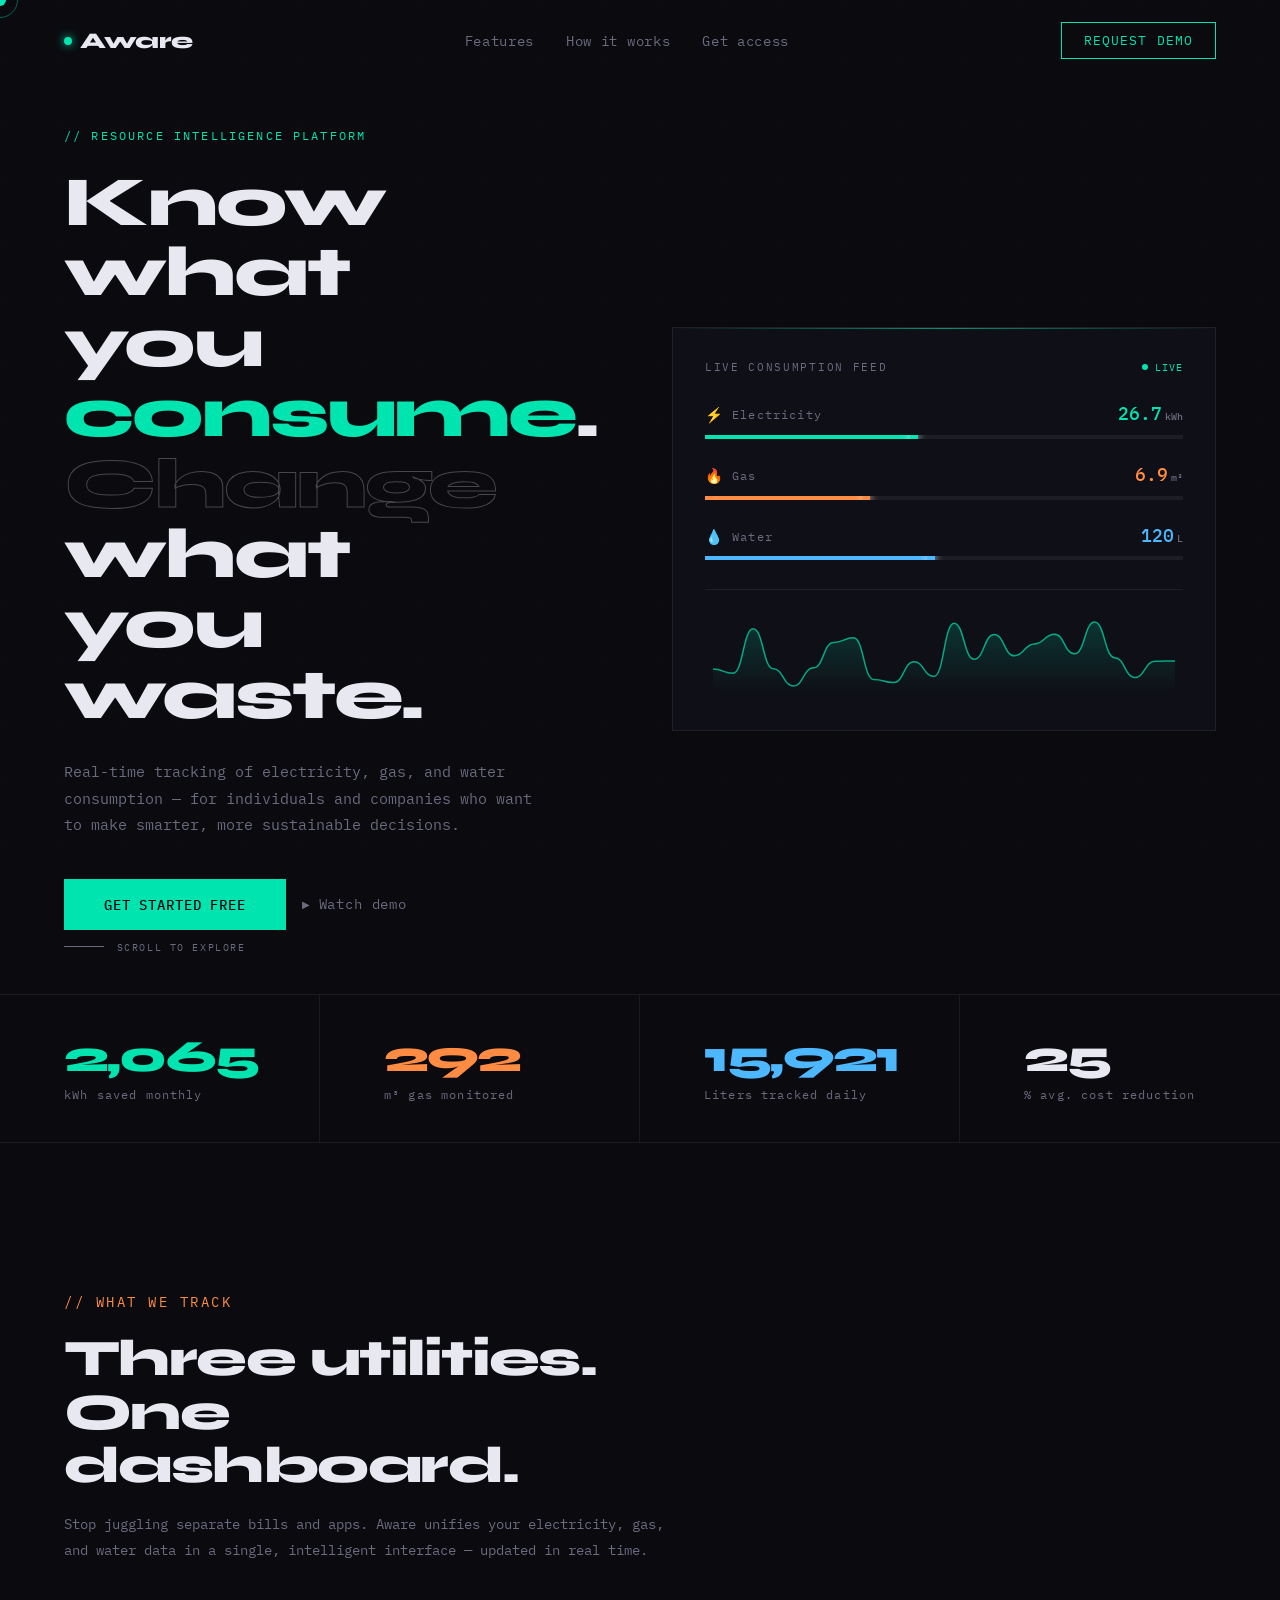
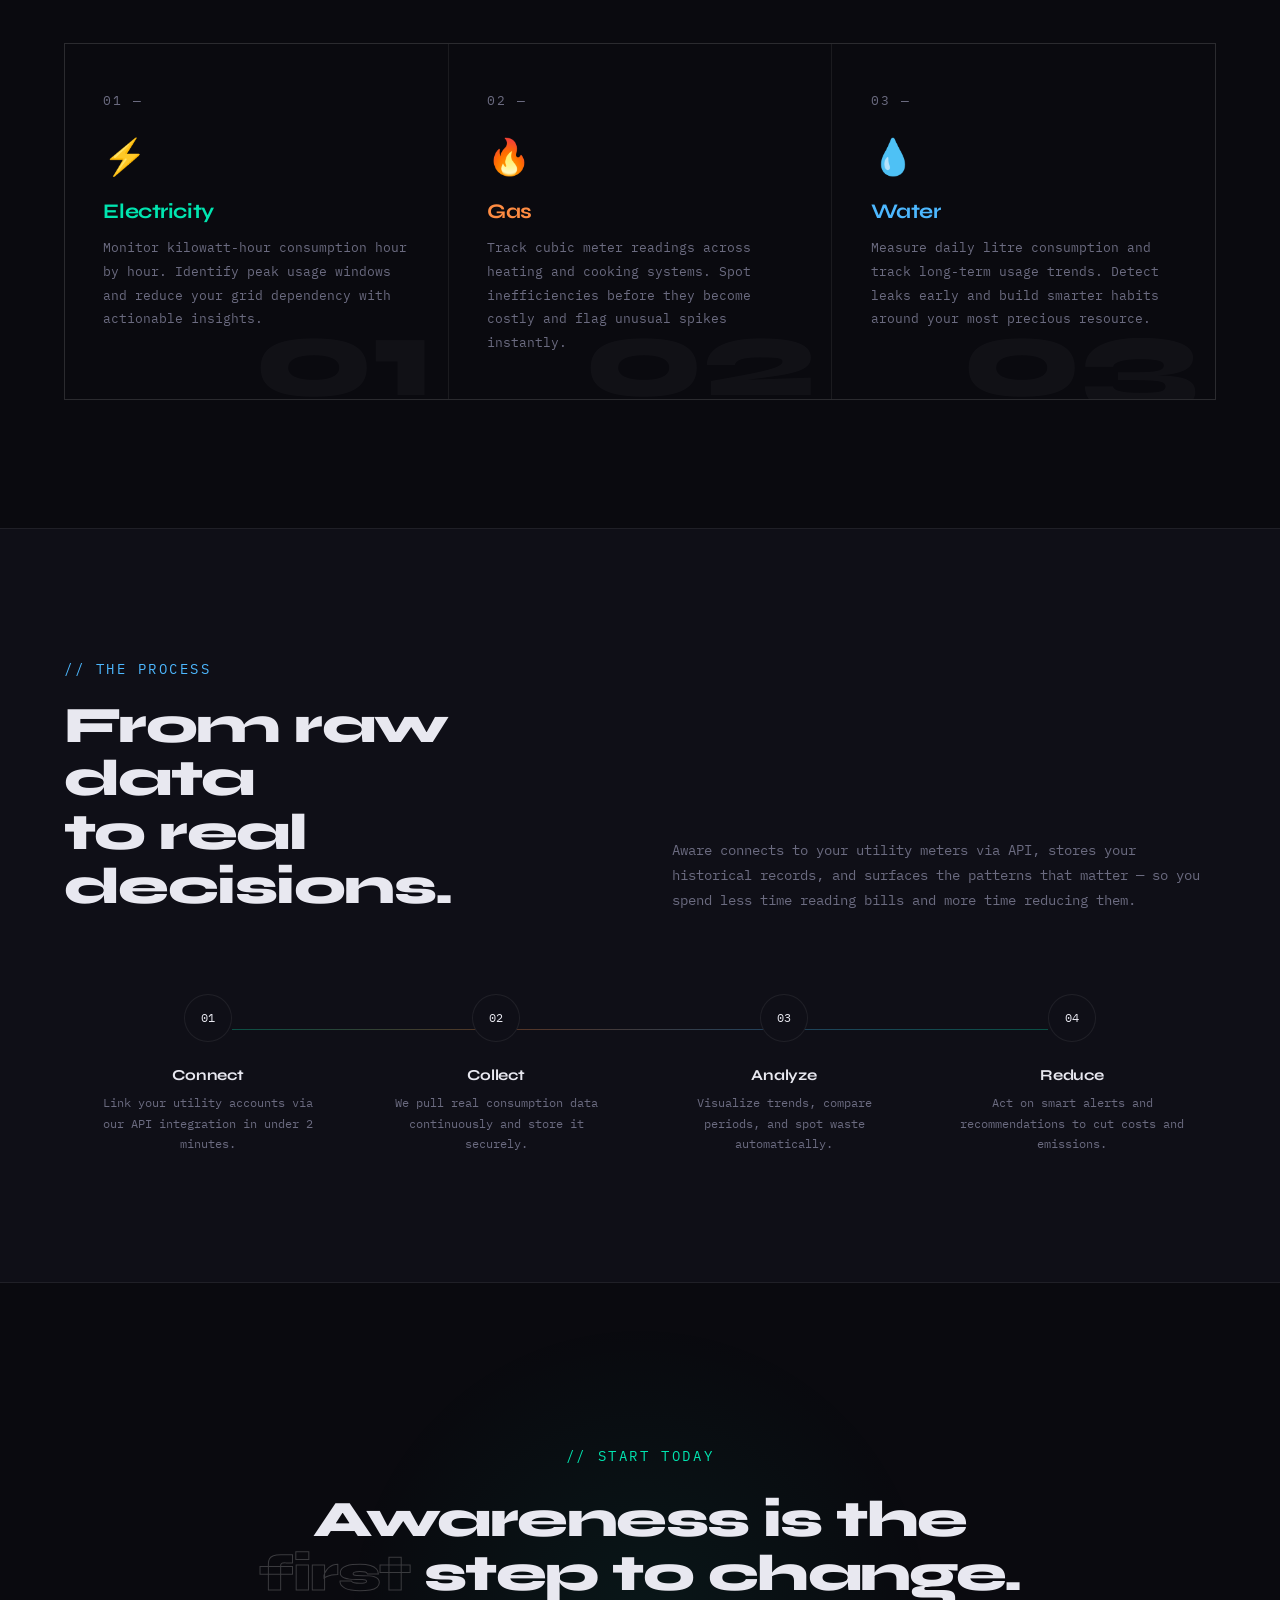
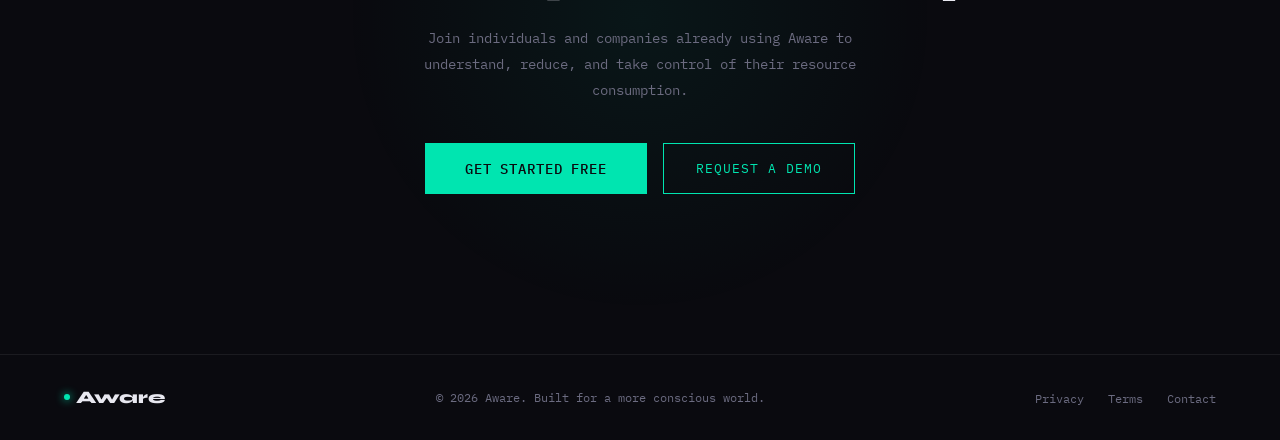
<file: index.html>
<!DOCTYPE html>
<html lang="en">
<head>
  <meta charset="UTF-8" />
  <meta name="viewport" content="width=device-width, initial-scale=1.0" />
  <title>Aware — Know What You Consume</title>
  <link rel="preconnect" href="https://fonts.googleapis.com" />
  <link rel="preconnect" href="https://fonts.gstatic.com" crossorigin />
  <link href="https://fonts.googleapis.com/css2?family=Syne:wght@400;600;700;800&family=IBM+Plex+Mono:wght@300;400;500&display=swap" rel="stylesheet" />
  <link rel="stylesheet" href="styles.css" />
</head>
<body>

  <!-- Custom cursor -->
  <div class="cursor" id="cursor"></div>
  <div class="cursor-ring" id="cursorRing"></div>

  <!-- Nav -->
  <nav id="nav">
    <a href="#" class="nav-logo"><span></span> Aware</a>
    <ul class="nav-links">
      <li><a href="#features">Features</a></li>
      <li><a href="#how">How it works</a></li>
      <li><a href="#cta">Get access</a></li>
    </ul>
    <button class="nav-cta">REQUEST DEMO</button>
  </nav>

  <!-- Hero -->
  <section class="hero">
    <div class="hero-content">
      <p class="hero-eyebrow">// Resource Intelligence Platform</p>
      <h1>
        Know what<br/>
        you <span class="accent">consume</span>.<br/>
        <em>Change</em> what<br/>
        you waste.
      </h1>
      <p class="hero-desc">
        Real-time tracking of electricity, gas, and water consumption —
        for individuals and companies who want to make smarter,
        more sustainable decisions.
      </p>
      <div class="hero-actions">
        <button class="btn-primary btn-large">GET STARTED FREE</button>
        <button class="btn-ghost">Watch demo</button>
      </div>
    </div>

    <div class="hero-panel">
      <div class="panel-frame">
        <div class="panel-header">
          <span class="panel-title">LIVE CONSUMPTION FEED</span>
          <span class="live-badge"><span class="live-dot"></span>LIVE</span>
        </div>

        <div class="meter elec">
          <div class="meter-top">
            <span class="meter-label"><span class="meter-icon">⚡</span>Electricity</span>
            <span class="meter-value" id="elec-val">24.3<span class="meter-unit">kWh</span></span>
          </div>
          <div class="meter-bar-bg"><div class="meter-bar-fill" id="elec-bar" style="width:62%"></div></div>
        </div>

        <div class="meter gas">
          <div class="meter-top">
            <span class="meter-label"><span class="meter-icon">🔥</span>Gas</span>
            <span class="meter-value" id="gas-val">9.1<span class="meter-unit">m³</span></span>
          </div>
          <div class="meter-bar-bg"><div class="meter-bar-fill" id="gas-bar" style="width:45%"></div></div>
        </div>

        <div class="meter water">
          <div class="meter-top">
            <span class="meter-label"><span class="meter-icon">💧</span>Water</span>
            <span class="meter-value" id="water-val">142<span class="meter-unit">L</span></span>
          </div>
          <div class="meter-bar-bg"><div class="meter-bar-fill" id="water-bar" style="width:55%"></div></div>
        </div>

        <div class="panel-chart">
          <canvas id="sparkline"></canvas>
        </div>
      </div>
    </div>

    <div class="scroll-hint">
      <span class="scroll-line"></span>
      SCROLL TO EXPLORE
    </div>
  </section>

  <!-- Stats -->
  <div class="stats-bar">
    <div class="stat reveal">
      <div class="stat-num" data-target="2400">0</div>
      <div class="stat-label">kWh saved monthly</div>
    </div>
    <div class="stat reveal reveal-delay-1">
      <div class="stat-num" data-target="340">0</div>
      <div class="stat-label">m³ gas monitored</div>
    </div>
    <div class="stat reveal reveal-delay-2">
      <div class="stat-num" data-target="18500">0</div>
      <div class="stat-label">Liters tracked daily</div>
    </div>
    <div class="stat reveal reveal-delay-3">
      <div class="stat-num" data-target="30">0</div>
      <div class="stat-label">% avg. cost reduction</div>
    </div>
  </div>

  <!-- Features -->
  <section class="features" id="features">
    <div class="features-header reveal">
      <p class="section-eyebrow">// What we track</p>
      <h2 class="section-title">Three utilities.<br/>One dashboard.</h2>
      <p>Stop juggling separate bills and apps. Aware unifies your electricity, gas, and water data in a single, intelligent interface — updated in real time.</p>
    </div>

    <div class="features-grid">
      <div class="feature-card elec-card reveal">
        <p class="feature-num">01 —</p>
        <span class="feature-icon">⚡</span>
        <h3>Electricity</h3>
        <p>Monitor kilowatt-hour consumption hour by hour. Identify peak usage windows and reduce your grid dependency with actionable insights.</p>
        <div class="feature-bg-num">01</div>
      </div>
      <div class="feature-card gas-card reveal reveal-delay-1">
        <p class="feature-num">02 —</p>
        <span class="feature-icon">🔥</span>
        <h3>Gas</h3>
        <p>Track cubic meter readings across heating and cooking systems. Spot inefficiencies before they become costly and flag unusual spikes instantly.</p>
        <div class="feature-bg-num">02</div>
      </div>
      <div class="feature-card water-card reveal reveal-delay-2">
        <p class="feature-num">03 —</p>
        <span class="feature-icon">💧</span>
        <h3>Water</h3>
        <p>Measure daily litre consumption and track long-term usage trends. Detect leaks early and build smarter habits around your most precious resource.</p>
        <div class="feature-bg-num">03</div>
      </div>
    </div>
  </section>

  <!-- How it works -->
  <section class="how" id="how">
    <div class="how-header">
      <div class="reveal">
        <p class="section-eyebrow">// The process</p>
        <h2 class="section-title">From raw data<br/>to real decisions.</h2>
      </div>
      <p class="reveal reveal-delay-1">
        Aware connects to your utility meters via API, stores your historical records,
        and surfaces the patterns that matter — so you spend less time reading bills
        and more time reducing them.
      </p>
    </div>

    <div class="steps">
      <div class="step reveal">
        <div class="step-circle">01</div>
        <h4>Connect</h4>
        <p>Link your utility accounts via our API integration in under 2 minutes.</p>
      </div>
      <div class="step reveal reveal-delay-1">
        <div class="step-circle">02</div>
        <h4>Collect</h4>
        <p>We pull real consumption data continuously and store it securely.</p>
      </div>
      <div class="step reveal reveal-delay-2">
        <div class="step-circle">03</div>
        <h4>Analyze</h4>
        <p>Visualize trends, compare periods, and spot waste automatically.</p>
      </div>
      <div class="step reveal reveal-delay-3">
        <div class="step-circle">04</div>
        <h4>Reduce</h4>
        <p>Act on smart alerts and recommendations to cut costs and emissions.</p>
      </div>
    </div>
  </section>

  <!-- CTA -->
  <section class="cta" id="cta">
    <p class="section-eyebrow reveal">// Start today</p>
    <h2 class="section-title reveal">Awareness is the<br/><em>first</em> step to change.</h2>
    <p class="reveal">
      Join individuals and companies already using Aware to understand,
      reduce, and take control of their resource consumption.
    </p>
    <div class="cta-actions reveal">
      <button class="btn-primary btn-large">GET STARTED FREE</button>
      <button class="nav-cta" style="padding:1rem 2rem">REQUEST A DEMO</button>
    </div>
  </section>

  <!-- Footer -->
  <footer>
    <div class="footer-logo"><span></span> Aware</div>
    <p>© 2026 Aware. Built for a more conscious world.</p>
    <ul class="footer-links">
      <li><a href="#">Privacy</a></li>
      <li><a href="#">Terms</a></li>
      <li><a href="#">Contact</a></li>
    </ul>
  </footer>

  <script src="main.js"></script>
</body>
</html>
</file>
<file: styles.css>
/* ============================================================
   AWARE — styles.css
   ============================================================ */

/* ── Variables ───────────────────────────────────────────── */
:root {
  --bg:           #0a0a0f;
  --bg2:          #0f0f17;
  --bg3:          #141420;
  --border:       rgba(255,255,255,0.07);
  --text:         #e8e8f0;
  --muted:        #6b6b80;
  --elec:         #00e5b0;
  --gas:          #ff8c42;
  --water:        #4db8ff;
  --font-display: 'Syne', sans-serif;
  --font-mono:    'IBM Plex Mono', monospace;
}

/* ── Reset ───────────────────────────────────────────────── */
*, *::before, *::after { box-sizing: border-box; margin: 0; padding: 0; }
html  { scroll-behavior: smooth; }
body  {
  background: var(--bg);
  color: var(--text);
  font-family: var(--font-display);
  overflow-x: hidden;
  cursor: none;
}

/* ── Custom cursor ───────────────────────────────────────── */
.cursor {
  width: 12px; height: 12px;
  background: var(--elec);
  border-radius: 50%;
  position: fixed;
  pointer-events: none;
  z-index: 9999;
  transform: translate(-50%, -50%);
  transition: width 0.2s, height 0.2s, background 0.2s;
  mix-blend-mode: screen;
}
.cursor-ring {
  width: 36px; height: 36px;
  border: 1px solid rgba(0,229,176,0.4);
  border-radius: 50%;
  position: fixed;
  pointer-events: none;
  z-index: 9998;
  transform: translate(-50%, -50%);
  transition: left 0.12s ease-out, top 0.12s ease-out, width 0.2s, height 0.2s;
}

/* ── Grid overlay ────────────────────────────────────────── */
body::before {
  content: '';
  position: fixed; inset: 0;
  background-image:
    linear-gradient(rgba(0,229,176,0.015) 1px, transparent 1px),
    linear-gradient(90deg, rgba(0,229,176,0.015) 1px, transparent 1px);
  background-size: 60px 60px;
  pointer-events: none;
  z-index: 0;
}

/* ── Nav ─────────────────────────────────────────────────── */
nav {
  position: fixed; top: 0; left: 0; right: 0;
  z-index: 100;
  display: flex; align-items: center; justify-content: space-between;
  padding: 1.4rem 5vw;
  border-bottom: 1px solid transparent;
  transition: border-color 0.3s, background 0.3s;
}
nav.scrolled {
  background: rgba(10,10,15,0.92);
  border-color: var(--border);
  backdrop-filter: blur(12px);
}
.nav-logo {
  font-size: 1.4rem; font-weight: 800; letter-spacing: -0.02em;
  color: var(--text);
  text-decoration: none;
  display: flex; align-items: center; gap: 0.5rem;
}
.nav-logo span {
  width: 8px; height: 8px;
  background: var(--elec);
  border-radius: 50%;
  display: inline-block;
  box-shadow: 0 0 10px var(--elec);
  animation: pulse 2s infinite;
}
.nav-links { display: flex; gap: 2rem; list-style: none; }
.nav-links a {
  color: var(--muted);
  text-decoration: none;
  font-size: 0.85rem;
  font-family: var(--font-mono);
  letter-spacing: 0.05em;
  transition: color 0.2s;
}
.nav-links a:hover { color: var(--text); }
.nav-cta {
  background: transparent;
  border: 1px solid var(--elec);
  color: var(--elec);
  padding: 0.55rem 1.4rem;
  font-family: var(--font-mono);
  font-size: 0.8rem;
  letter-spacing: 0.08em;
  cursor: none;
  transition: background 0.2s, color 0.2s;
}
.nav-cta:hover { background: var(--elec); color: var(--bg); }

/* ── Hero ────────────────────────────────────────────────── */
.hero {
  min-height: 100vh;
  display: grid;
  grid-template-columns: 1fr 1fr;
  align-items: center;
  padding: 8rem 5vw 4rem;
  gap: 4rem;
  position: relative;
}
.hero-eyebrow {
  font-family: var(--font-mono);
  font-size: 0.75rem;
  letter-spacing: 0.18em;
  color: var(--elec);
  text-transform: uppercase;
  margin-bottom: 1.5rem;
  opacity: 0;
  animation: fadeUp 0.6s 0.2s forwards;
}
.hero h1 {
  font-size: clamp(3rem, 5.5vw, 5.5rem);
  font-weight: 800;
  line-height: 1.0;
  letter-spacing: -0.03em;
  margin-bottom: 1.8rem;
  opacity: 0;
  animation: fadeUp 0.7s 0.35s forwards;
}
.hero h1 em {
  font-style: normal;
  color: transparent;
  -webkit-text-stroke: 1px rgba(255,255,255,0.25);
}
.hero h1 .accent { color: var(--elec); }
.hero-desc {
  font-family: var(--font-mono);
  font-size: 0.92rem;
  line-height: 1.8;
  color: var(--muted);
  max-width: 480px;
  margin-bottom: 2.5rem;
  opacity: 0;
  animation: fadeUp 0.7s 0.5s forwards;
}
.hero-actions {
  display: flex; gap: 1rem; align-items: center;
  opacity: 0;
  animation: fadeUp 0.7s 0.65s forwards;
}

/* ── Buttons ─────────────────────────────────────────────── */
.btn-primary {
  background: var(--elec);
  color: var(--bg);
  padding: 0.9rem 2rem;
  font-family: var(--font-mono);
  font-size: 0.85rem;
  font-weight: 500;
  letter-spacing: 0.06em;
  border: none;
  cursor: none;
  transition: box-shadow 0.2s, transform 0.2s;
}
.btn-primary:hover {
  box-shadow: 0 0 30px rgba(0,229,176,0.4);
  transform: translateY(-1px);
}
.btn-ghost {
  color: var(--muted);
  background: none;
  border: none;
  font-family: var(--font-mono);
  font-size: 0.85rem;
  letter-spacing: 0.06em;
  cursor: none;
  display: flex; align-items: center; gap: 0.5rem;
  transition: color 0.2s;
}
.btn-ghost:hover { color: var(--text); }
.btn-ghost::before { content: '▶'; font-size: 0.65rem; }
.btn-large { padding: 1rem 2.5rem; font-size: 0.9rem; }

/* ── Hero panel ──────────────────────────────────────────── */
.hero-panel {
  position: relative;
  opacity: 0;
  animation: fadeIn 1s 0.8s forwards;
}
.panel-frame {
  background: var(--bg2);
  border: 1px solid var(--border);
  padding: 2rem;
  position: relative;
}
.panel-frame::before {
  content: '';
  position: absolute; top: 0; left: 0; right: 0;
  height: 1px;
  background: linear-gradient(90deg, transparent, var(--elec), transparent);
  opacity: 0.6;
}
.panel-header {
  display: flex; align-items: center; justify-content: space-between;
  margin-bottom: 1.8rem;
}
.panel-title {
  font-family: var(--font-mono);
  font-size: 0.7rem;
  letter-spacing: 0.15em;
  color: var(--muted);
  text-transform: uppercase;
}
.live-badge {
  display: flex; align-items: center; gap: 0.4rem;
  font-family: var(--font-mono);
  font-size: 0.65rem;
  letter-spacing: 0.1em;
  color: var(--elec);
}
.live-dot {
  width: 6px; height: 6px;
  background: var(--elec);
  border-radius: 50%;
  animation: pulse 1.5s infinite;
}

/* ── Meters ──────────────────────────────────────────────── */
.meter           { margin-bottom: 1.5rem; }
.meter:last-of-type { margin-bottom: 0; }
.meter-top {
  display: flex; justify-content: space-between; align-items: baseline;
  margin-bottom: 0.6rem;
}
.meter-label {
  font-family: var(--font-mono);
  font-size: 0.72rem;
  letter-spacing: 0.1em;
  color: var(--muted);
  display: flex; align-items: center; gap: 0.5rem;
}
.meter-icon  { font-size: 0.9rem; }
.meter-value {
  font-family: var(--font-mono);
  font-size: 1.1rem;
  font-weight: 500;
  transition: color 0.3s;
}
.meter-unit {
  font-size: 0.65rem;
  color: var(--muted);
  margin-left: 0.2rem;
}
.meter-bar-bg {
  height: 4px;
  background: rgba(255,255,255,0.06);
  position: relative;
  overflow: hidden;
}
.meter-bar-fill {
  height: 100%;
  position: absolute; left: 0; top: 0;
  transition: width 0.8s cubic-bezier(0.4, 0, 0.2, 1);
}
.meter-bar-fill::after {
  content: '';
  position: absolute; right: 0; top: -2px;
  width: 8px; height: 8px;
  border-radius: 50%;
  background: inherit;
  box-shadow: 0 0 8px currentColor;
}
.elec  .meter-value    { color: var(--elec);  }
.elec  .meter-bar-fill { background: var(--elec);  box-shadow: 0 0 12px rgba(0,229,176,0.5); }
.gas   .meter-value    { color: var(--gas);   }
.gas   .meter-bar-fill { background: var(--gas);   box-shadow: 0 0 12px rgba(255,140,66,0.5); }
.water .meter-value    { color: var(--water); }
.water .meter-bar-fill { background: var(--water); box-shadow: 0 0 12px rgba(77,184,255,0.5); }

/* ── Sparkline ───────────────────────────────────────────── */
.panel-chart {
  margin-top: 1.8rem;
  padding-top: 1.5rem;
  border-top: 1px solid var(--border);
}
.panel-chart canvas { width: 100%; height: 80px; }

/* ── Scroll hint ─────────────────────────────────────────── */
.scroll-hint {
  position: absolute; bottom: 2.5rem; left: 5vw;
  font-family: var(--font-mono);
  font-size: 0.65rem;
  letter-spacing: 0.15em;
  color: var(--muted);
  display: flex; align-items: center; gap: 0.8rem;
  opacity: 0;
  animation: fadeIn 1s 1.4s forwards;
}
.scroll-line {
  width: 40px; height: 1px;
  background: var(--muted);
  transform-origin: left;
  animation: expandLine 1s 1.6s forwards;
  transform: scaleX(0);
}

/* ── Stats bar ───────────────────────────────────────────── */
.stats-bar {
  border-top: 1px solid var(--border);
  border-bottom: 1px solid var(--border);
  display: grid;
  grid-template-columns: repeat(4, 1fr);
}
.stat {
  padding: 2.5rem 5vw;
  border-right: 1px solid var(--border);
  overflow: hidden;
}
.stat:last-child { border-right: none; }
.stat-num {
  font-size: clamp(2rem, 3.5vw, 3.2rem);
  font-weight: 800;
  letter-spacing: -0.04em;
  line-height: 1;
  margin-bottom: 0.5rem;
}
.stat-label {
  font-family: var(--font-mono);
  font-size: 0.72rem;
  letter-spacing: 0.1em;
  color: var(--muted);
}
.stat:nth-child(1) .stat-num { color: var(--elec);  }
.stat:nth-child(2) .stat-num { color: var(--gas);   }
.stat:nth-child(3) .stat-num { color: var(--water); }
.stat:nth-child(4) .stat-num { color: var(--text);  }

/* ── Shared section styles ───────────────────────────────── */
section { position: relative; z-index: 1; }
.section-eyebrow {
  font-family: var(--font-mono);
  font-size: 0.72rem;
  letter-spacing: 0.18em;
  text-transform: uppercase;
  margin-bottom: 1rem;
}
.section-title {
  font-size: clamp(2rem, 4vw, 3.4rem);
  font-weight: 800;
  letter-spacing: -0.03em;
  line-height: 1.05;
}

/* ── Features ────────────────────────────────────────────── */
.features { padding: 8rem 5vw; }
.features-header { max-width: 600px; margin-bottom: 5rem; }
.features-header .section-eyebrow { color: var(--gas); }
.features-header p {
  font-family: var(--font-mono);
  font-size: 0.88rem;
  color: var(--muted);
  line-height: 1.8;
  margin-top: 1.2rem;
}
.features-grid {
  display: grid;
  grid-template-columns: repeat(3, 1fr);
  gap: 1px;
  background: var(--border);
  border: 1px solid var(--border);
}
.feature-card {
  background: var(--bg);
  padding: 2.8rem 2.4rem;
  position: relative;
  transition: background 0.3s;
  overflow: hidden;
}
.feature-card::before {
  content: '';
  position: absolute; top: 0; left: 0; right: 0;
  height: 2px;
  transform: scaleX(0);
  transform-origin: left;
  transition: transform 0.4s;
}
.feature-card:hover         { background: var(--bg3); }
.feature-card:hover::before { transform: scaleX(1); }
.elec-card::before          { background: var(--elec); }
.gas-card::before           { background: var(--gas);  }
.water-card::before         { background: var(--water);}
.feature-num {
  font-family: var(--font-mono);
  font-size: 0.65rem;
  letter-spacing: 0.15em;
  color: var(--muted);
  margin-bottom: 1.5rem;
}
.feature-icon { font-size: 2.2rem; margin-bottom: 1.2rem; display: block; }
.feature-card h3 {
  font-size: 1.3rem; font-weight: 700;
  letter-spacing: -0.02em; margin-bottom: 0.8rem;
}
.elec-card  h3 { color: var(--elec);  }
.gas-card   h3 { color: var(--gas);   }
.water-card h3 { color: var(--water); }
.feature-card p {
  font-family: var(--font-mono);
  font-size: 0.82rem;
  color: var(--muted);
  line-height: 1.8;
}
.feature-bg-num {
  position: absolute; bottom: -1rem; right: 1rem;
  font-size: 7rem; font-weight: 800;
  opacity: 0.03; line-height: 1;
  pointer-events: none;
}

/* ── How it works ────────────────────────────────────────── */
.how {
  padding: 8rem 5vw;
  background: var(--bg2);
  border-top: 1px solid var(--border);
  border-bottom: 1px solid var(--border);
}
.how-header {
  display: grid;
  grid-template-columns: 1fr 1fr;
  gap: 4rem; align-items: end;
  margin-bottom: 5rem;
}
.how-header .section-eyebrow { color: var(--water); }
.how-header p {
  font-family: var(--font-mono);
  font-size: 0.88rem;
  color: var(--muted);
  line-height: 1.8;
  align-self: end;
}
.steps {
  display: grid;
  grid-template-columns: repeat(4, 1fr);
  position: relative;
}
.steps::before {
  content: '';
  position: absolute;
  top: 2.2rem;
  left: calc(12.5% + 1.5rem);
  right: calc(12.5% + 1.5rem);
  height: 1px;
  background: linear-gradient(90deg, var(--elec), var(--gas), var(--water), var(--elec));
  opacity: 0.3;
}
.step { padding: 0 2rem; text-align: center; }
.step-circle {
  width: 3rem; height: 3rem;
  border: 1px solid var(--border);
  border-radius: 50%;
  display: flex; align-items: center; justify-content: center;
  margin: 0 auto 1.5rem;
  font-family: var(--font-mono);
  font-size: 0.75rem;
  background: var(--bg2);
  position: relative; z-index: 1;
  transition: border-color 0.3s, color 0.3s;
}
.step:hover .step-circle { border-color: var(--elec); color: var(--elec); }
.step h4 {
  font-size: 0.95rem; font-weight: 700;
  margin-bottom: 0.6rem; letter-spacing: -0.01em;
}
.step p {
  font-family: var(--font-mono);
  font-size: 0.75rem; color: var(--muted); line-height: 1.7;
}

/* ── CTA ─────────────────────────────────────────────────── */
.cta {
  padding: 10rem 5vw;
  text-align: center;
  position: relative; overflow: hidden;
}
.cta::before {
  content: '';
  position: absolute; top: 50%; left: 50%;
  transform: translate(-50%, -50%);
  width: 600px; height: 600px;
  background: radial-gradient(circle, rgba(0,229,176,0.06) 0%, transparent 70%);
  pointer-events: none;
}
.cta .section-eyebrow { color: var(--elec); margin-bottom: 1.5rem; }
.cta .section-title   { margin-bottom: 1.5rem; }
.cta .section-title em {
  font-style: normal;
  color: transparent;
  -webkit-text-stroke: 1px rgba(255,255,255,0.2);
}
.cta p {
  font-family: var(--font-mono);
  font-size: 0.9rem; color: var(--muted);
  max-width: 500px; margin: 0 auto 2.5rem; line-height: 1.8;
}
.cta-actions { display: flex; justify-content: center; gap: 1rem; flex-wrap: wrap; }

/* ── Footer ──────────────────────────────────────────────── */
footer {
  border-top: 1px solid var(--border);
  padding: 2rem 5vw;
  display: flex; align-items: center; justify-content: space-between;
}
.footer-logo {
  font-size: 1.1rem; font-weight: 800;
  display: flex; align-items: center; gap: 0.4rem;
}
.footer-logo span {
  width: 6px; height: 6px;
  background: var(--elec); border-radius: 50%;
  box-shadow: 0 0 8px var(--elec);
}
footer p {
  font-family: var(--font-mono);
  font-size: 0.72rem; color: var(--muted);
}
.footer-links { display: flex; gap: 1.5rem; list-style: none; }
.footer-links a {
  font-family: var(--font-mono);
  font-size: 0.72rem; color: var(--muted);
  text-decoration: none; transition: color 0.2s;
}
.footer-links a:hover { color: var(--text); }

/* ── Animations ──────────────────────────────────────────── */
@keyframes fadeUp {
  from { opacity: 0; transform: translateY(24px); }
  to   { opacity: 1; transform: translateY(0); }
}
@keyframes fadeIn {
  from { opacity: 0; }
  to   { opacity: 1; }
}
@keyframes pulse {
  0%, 100% { opacity: 1; }
  50%       { opacity: 0.3; }
}
@keyframes expandLine {
  to { transform: scaleX(1); }
}

/* ── Scroll reveal ───────────────────────────────────────── */
.reveal {
  opacity: 0; transform: translateY(30px);
  transition: opacity 0.7s ease, transform 0.7s ease;
}
.reveal.visible  { opacity: 1; transform: translateY(0); }
.reveal-delay-1  { transition-delay: 0.1s; }
.reveal-delay-2  { transition-delay: 0.2s; }
.reveal-delay-3  { transition-delay: 0.3s; }
</file>
